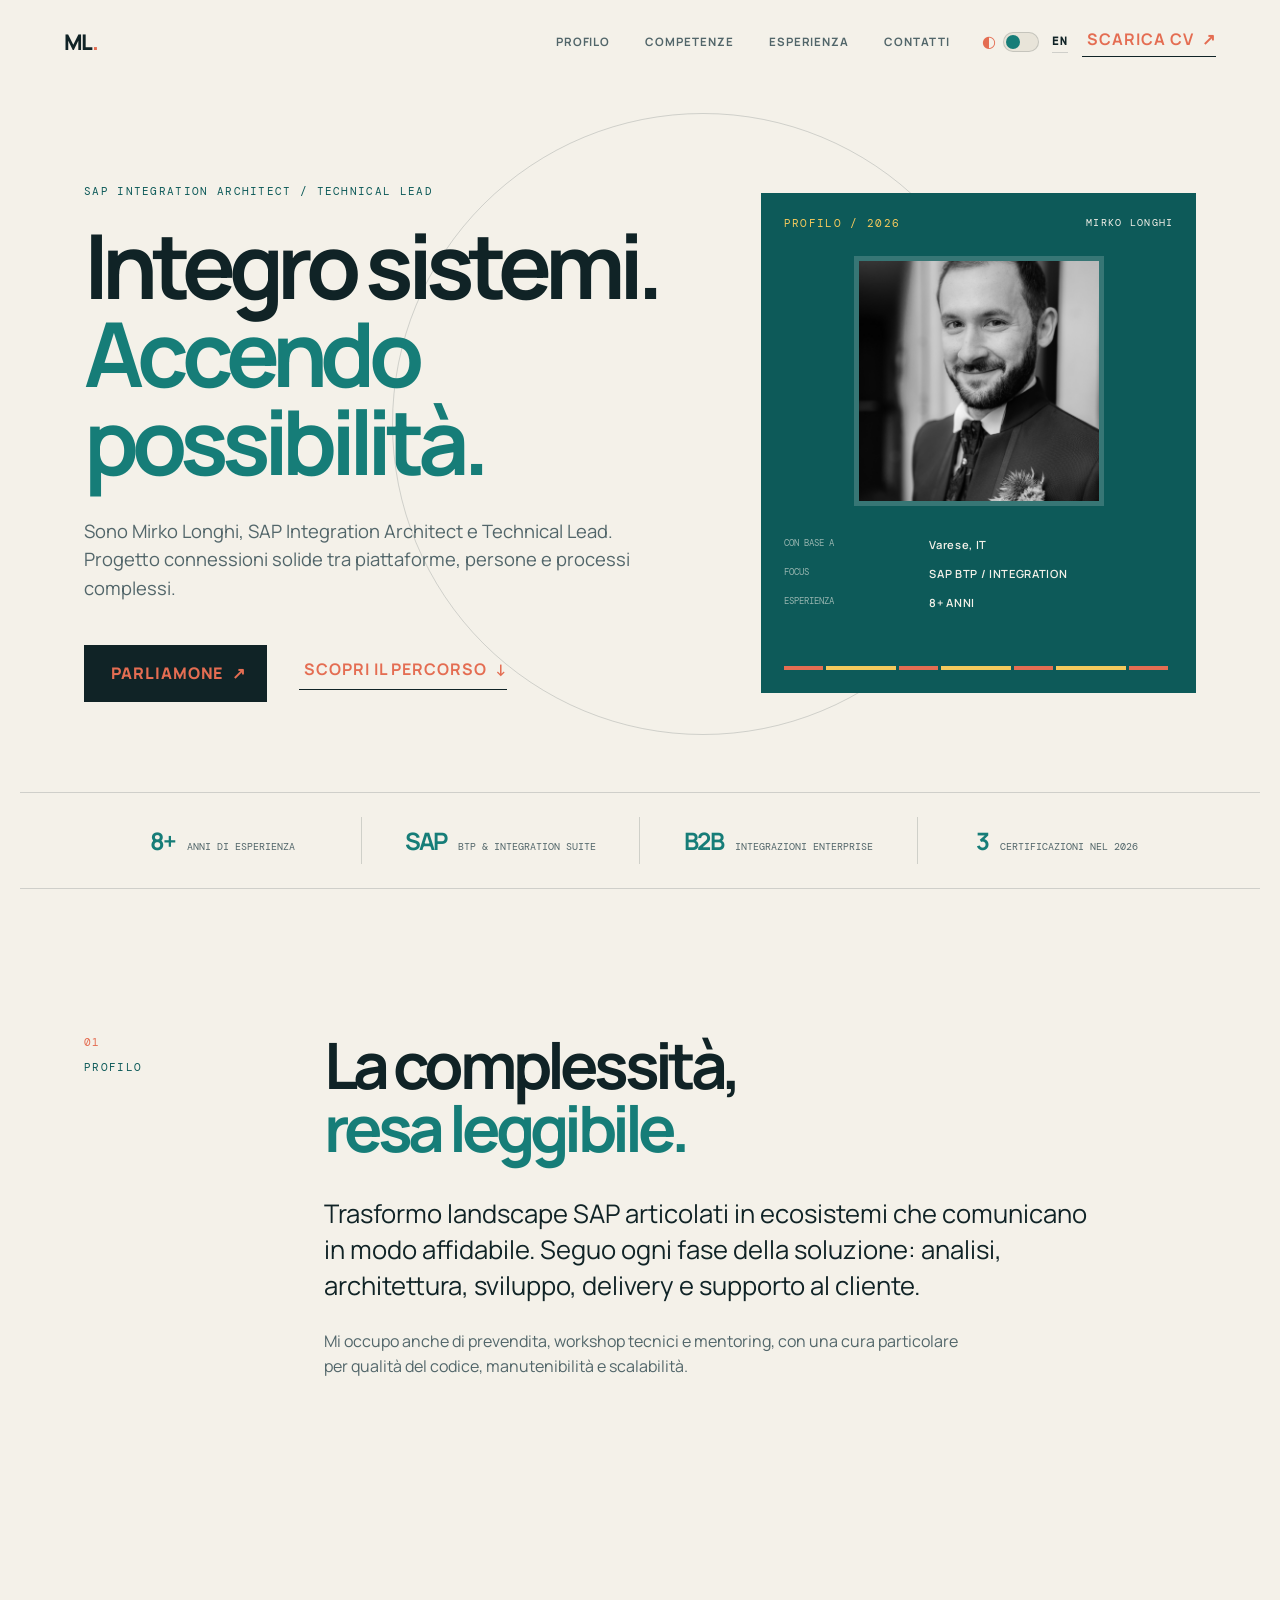
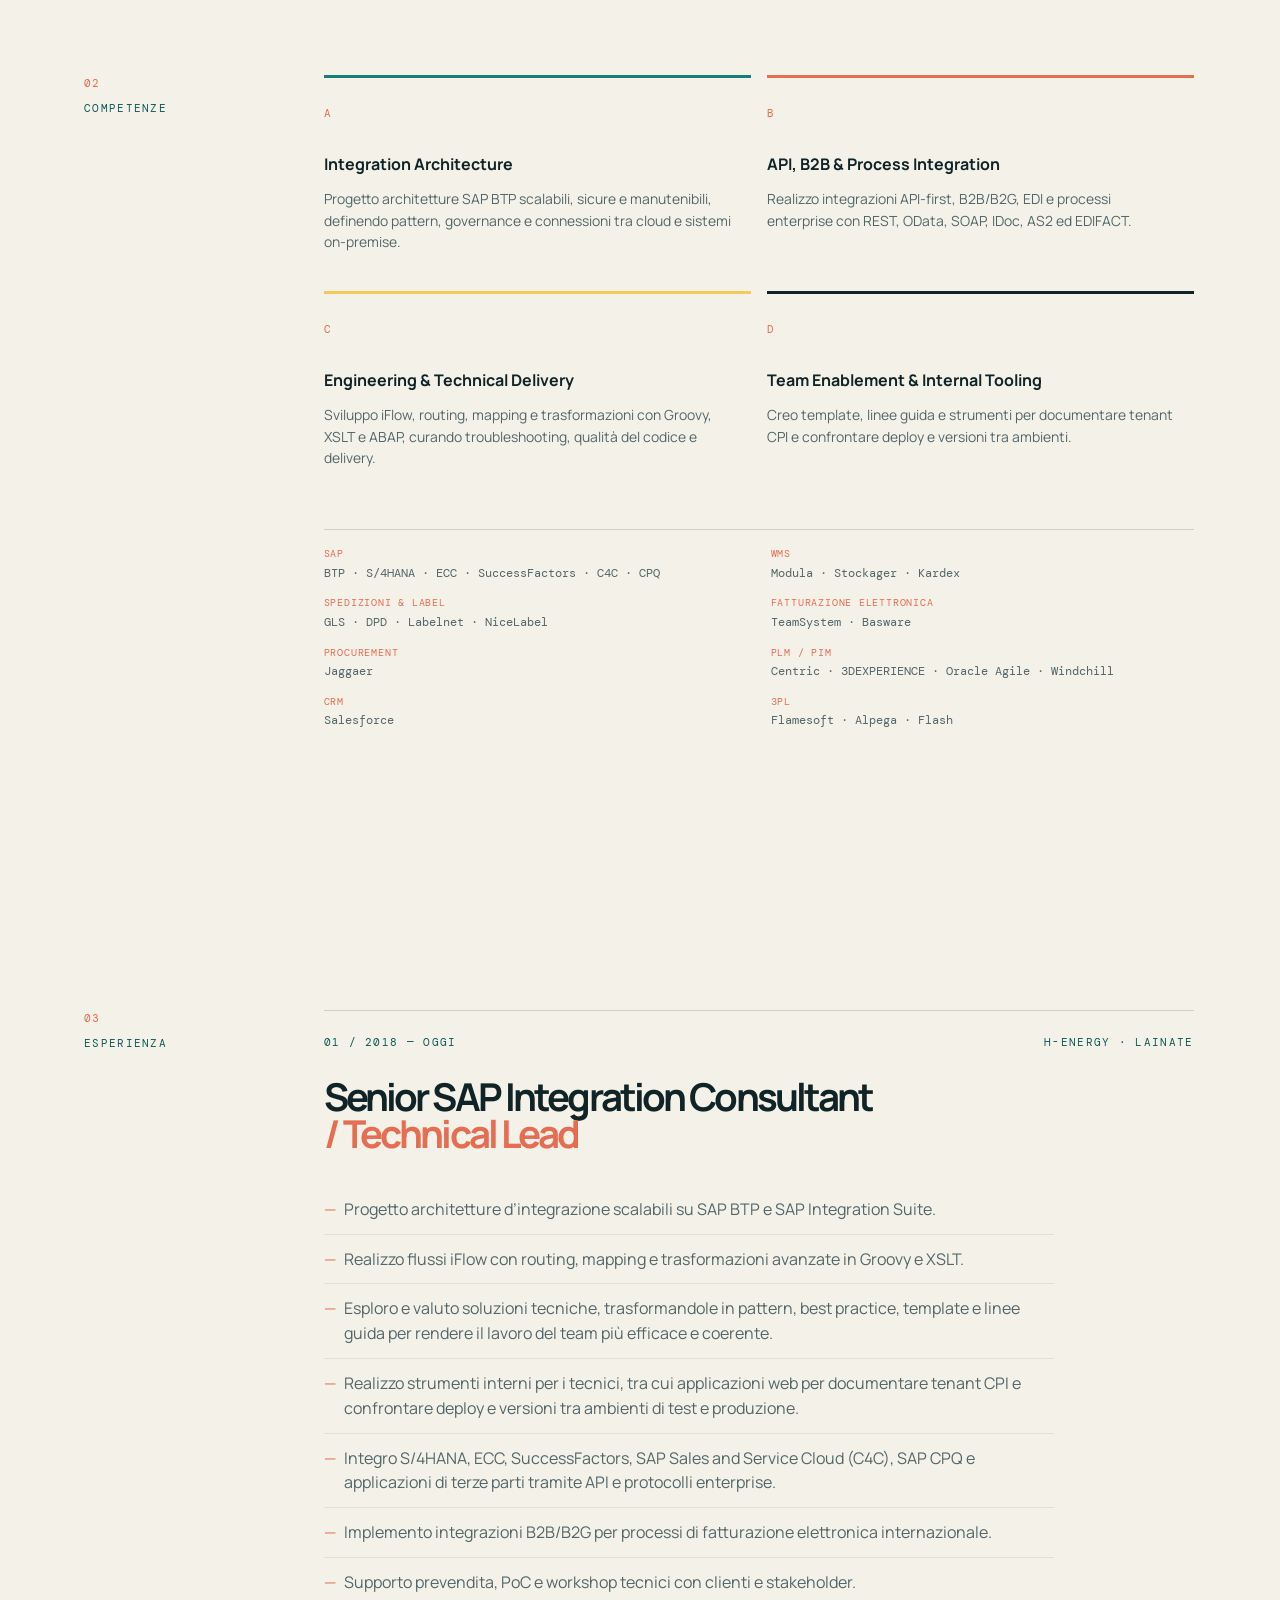
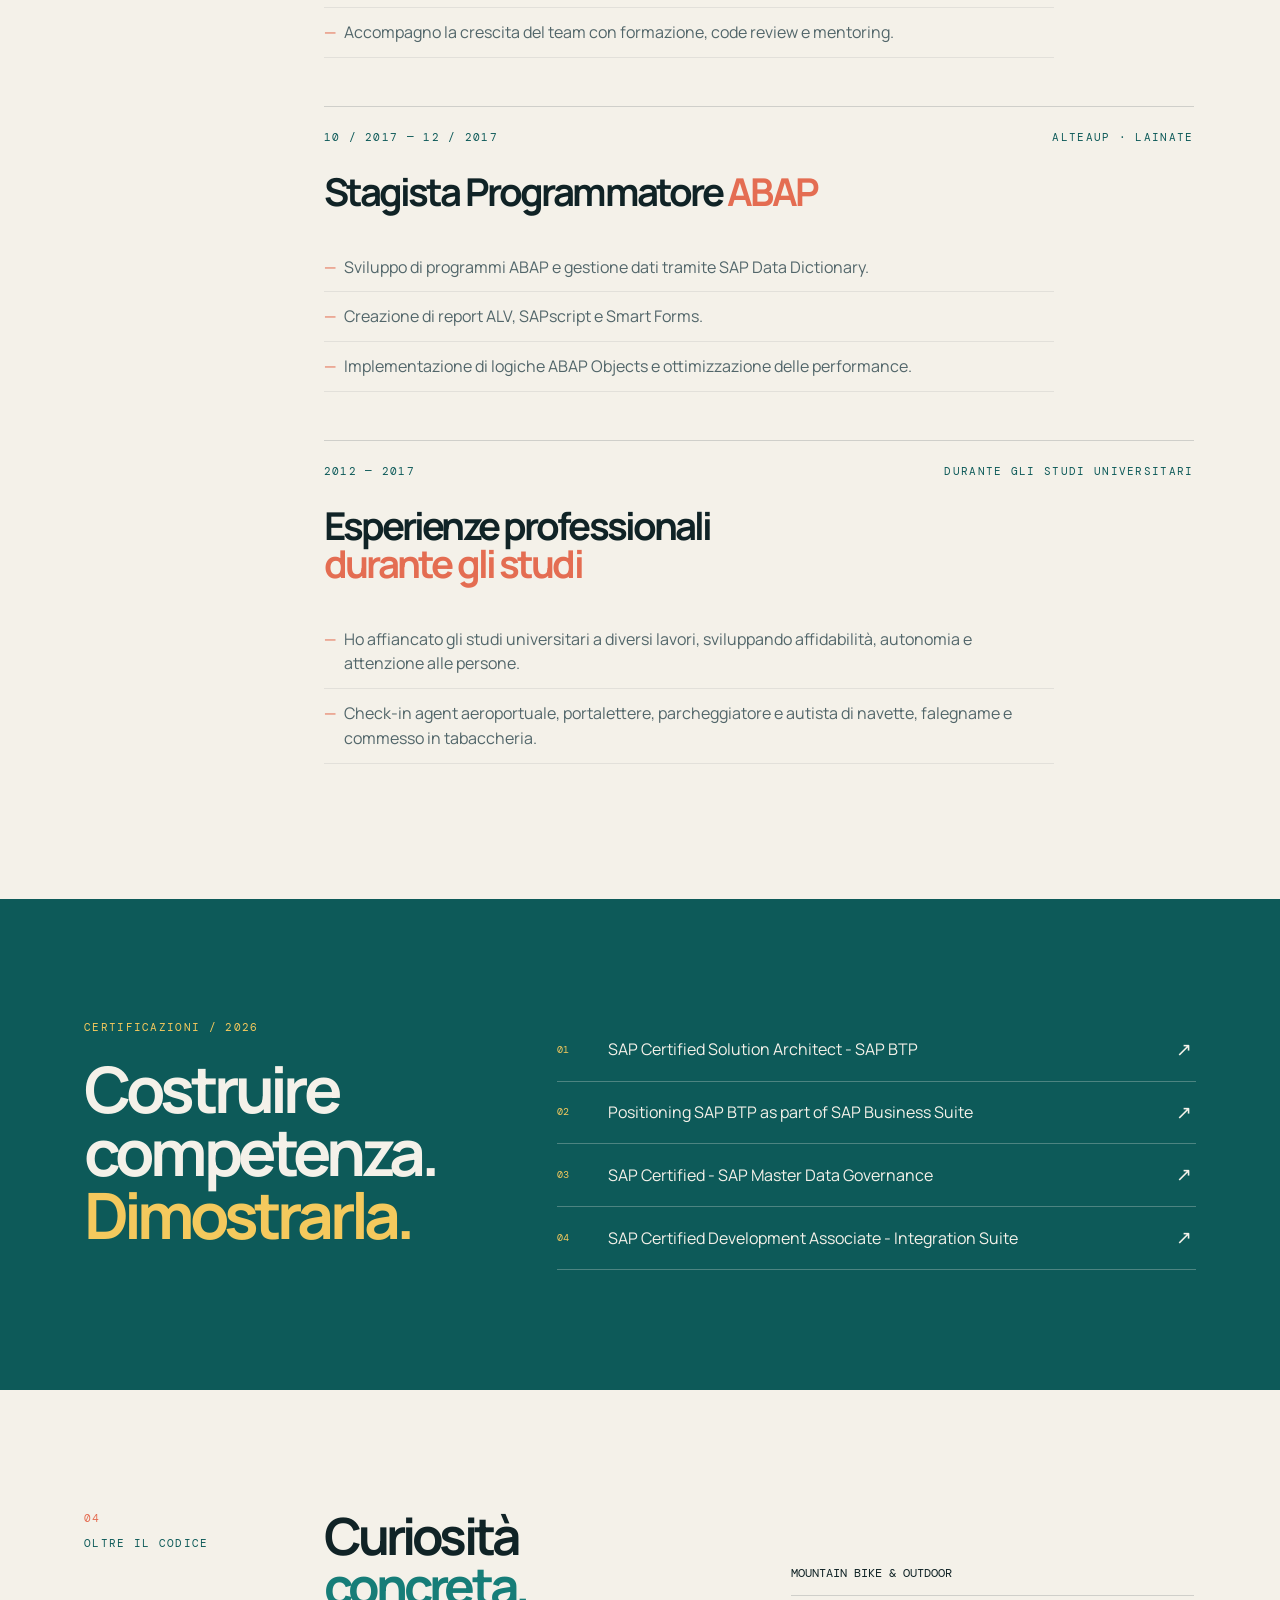
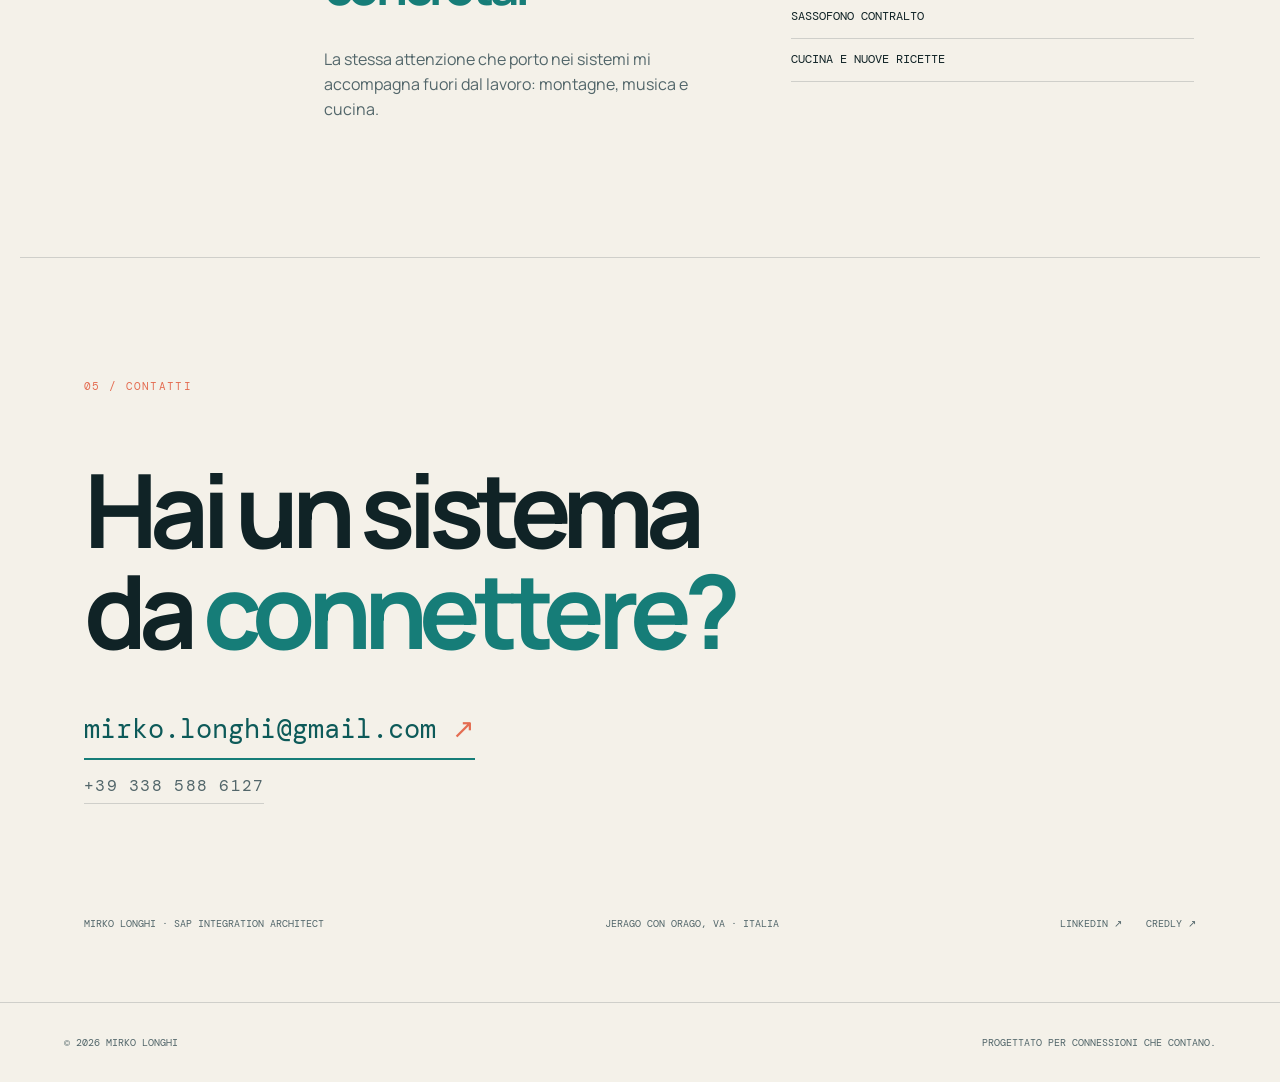
<file: index.html>
<!doctype html>
<html lang="it">
<head>
  <meta charset="UTF-8">
  <meta name="viewport" content="width=device-width, initial-scale=1.0">
  <meta name="description" content="Portfolio professionale di Mirko Longhi, SAP Integration Architect e Technical Lead." data-i18n-content="metaDescription">
  <title data-i18n="pageTitle">Mirko Longhi | SAP Integration Architect</title>
  <link rel="preconnect" href="https://fonts.googleapis.com">
  <link rel="preconnect" href="https://fonts.gstatic.com" crossorigin>
  <link href="https://fonts.googleapis.com/css2?family=DM+Mono:wght@400;500&family=Manrope:wght@400;500;600;700;800&display=swap" rel="stylesheet">
  <link rel="stylesheet" href="styles.css">
  <script defer src="script.js"></script>
</head>
<body>
  <header class="site-header">
    <a class="brand" href="#top" aria-label="Torna all'inizio" data-i18n-aria-label="homeAriaLabel">ML<span>.</span></a>
    <nav class="main-nav" aria-label="Navigazione principale" data-i18n-aria-label="navigationAriaLabel">
      <a href="#profilo" data-i18n="navProfile">Profilo</a>
      <a href="#competenze" data-i18n="navSkills">Competenze</a>
      <a href="#esperienza" data-i18n="navExperience">Esperienza</a>
      <a href="#contatti" data-i18n="navContact">Contatti</a>
    </nav>
    <div class="header-controls">
      <button class="theme-toggle" type="button" aria-label="Attiva tema scuro" data-theme-toggle data-i18n-aria-label="themeToggleAriaLabel"><span class="theme-toggle-icon" aria-hidden="true">◐</span><span class="theme-toggle-track" aria-hidden="true"><span></span></span></button>
      <button class="language-toggle" type="button" aria-label="Switch to English" data-language-toggle>EN</button>
      <a class="nav-cta" href="assets/mirko-longhi-cv.pdf" download><span data-i18n="downloadCv">Scarica CV</span> <span aria-hidden="true">↗</span></a>
    </div>
  </header>

  <main id="top">
    <section class="hero section-shell" aria-labelledby="hero-title">
      <div class="hero-copy reveal">
        <p class="eyebrow" data-i18n="role">SAP Integration Architect / Technical Lead</p>
        <h1 id="hero-title" data-i18n-html="heroTitle">Integro sistemi.<br><em>Accendo possibilità.</em></h1>
        <p class="hero-lead" data-i18n="heroLead">Sono Mirko Longhi, SAP Integration Architect e Technical Lead. Progetto connessioni solide tra piattaforme, persone e processi complessi.</p>
        <div class="hero-actions">
          <a class="button button-primary" href="#contatti"><span data-i18n="talk">Parliamone</span> <span aria-hidden="true">↗</span></a>
          <a class="text-link" href="#esperienza"><span data-i18n="discover">Scopri il percorso</span> <span aria-hidden="true">↓</span></a>
        </div>
      </div>

      <div class="hero-console reveal reveal-delay" aria-label="Profilo professionale sintetico" data-i18n-aria-label="profileAriaLabel">
        <div class="console-top"><span data-i18n="consoleProfile">PROFILO / 2026</span><span class="console-live">MIRKO LONGHI</span></div>
        <img class="profile-photo" src="assets/S-0083.jpg" alt="Ritratto di Mirko Longhi" data-i18n-alt="profilePhotoAlt">
        <div class="console-details">
          <p data-i18n="basedIn">CON BASE A</p><strong>Varese, IT</strong>
          <p>FOCUS</p><strong>SAP BTP / INTEGRATION</strong>
          <p data-i18n="experienceLabel">ESPERIENZA</p><strong data-i18n="experienceYears">8+ ANNI</strong>
        </div>
        <div class="console-line"><span></span><span></span><span></span><span></span><span></span><span></span><span></span></div>
      </div>
    </section>

    <section class="proof-strip section-shell reveal" aria-label="Punti di forza" data-i18n-aria-label="strengthsAriaLabel">
      <div><strong>8+</strong><span data-i18n="yearsExperience">anni di esperienza</span></div>
      <div><strong>SAP</strong><span>BTP & Integration Suite</span></div>
      <div><strong>B2B</strong><span data-i18n="enterpriseIntegrations">integrazioni enterprise</span></div>
      <div><strong>3</strong><span data-i18n="certifications2026">certificazioni nel 2026</span></div>
    </section>

    <section class="content-section section-shell two-column" id="profilo">
      <div class="section-label reveal"><span>01</span><span data-i18n="profile">Profilo</span></div>
      <div class="section-content reveal">
        <h2 data-i18n-html="profileTitle">La complessità,<br><em>resa leggibile.</em></h2>
        <p class="large-copy" data-i18n="profileLead">Trasformo landscape SAP articolati in ecosistemi che comunicano in modo affidabile. Seguo ogni fase della soluzione: analisi, architettura, sviluppo, delivery e supporto al cliente.</p>
        <p data-i18n="profileBody">Mi occupo anche di prevendita, workshop tecnici e mentoring, con una cura particolare per qualità del codice, manutenibilità e scalabilità.</p>
      </div>
    </section>

    <section class="content-section section-shell two-column" id="competenze">
      <div class="section-label reveal"><span>02</span><span data-i18n="skills">Competenze</span></div>
      <div class="section-content reveal">
        <div class="skill-grid">
          <article class="skill-card"><span class="skill-index">A</span><h3 data-i18n="integrationArchitecture">Integration Architecture</h3><p data-i18n="integrationArchitectureBody">Progetto architetture SAP BTP scalabili, sicure e manutenibili, definendo pattern, governance e connessioni tra cloud e sistemi on-premise.</p></article>
          <article class="skill-card"><span class="skill-index">B</span><h3 data-i18n="apiProcessIntegration">API, B2B & Process Integration</h3><p data-i18n="apiProcessIntegrationBody">Realizzo integrazioni API-first, B2B/B2G, EDI e processi enterprise con REST, OData, SOAP, IDoc, AS2 ed EDIFACT.</p></article>
          <article class="skill-card"><span class="skill-index">C</span><h3 data-i18n="engineeringDelivery">Engineering & Technical Delivery</h3><p data-i18n="engineeringDeliveryBody">Sviluppo iFlow, routing, mapping e trasformazioni con Groovy, XSLT e ABAP, curando troubleshooting, qualità del codice e delivery.</p></article>
          <article class="skill-card"><span class="skill-index">D</span><h3 data-i18n="teamEnablement">Team Enablement & Internal Tooling</h3><p data-i18n="teamEnablementBody">Creo template, linee guida e strumenti per documentare tenant CPI e confrontare deploy e versioni tra ambienti.</p></article>
        </div>
        <div class="ecosystem-grid" aria-label="Ecosistemi integrati" data-i18n-aria-label="ecosystemAriaLabel">
          <div><span data-i18n="ecosystemSapLabel">SAP</span><strong data-i18n="ecosystemSap">BTP · S/4HANA · ECC · SuccessFactors · C4C · CPQ</strong></div>
          <div><span data-i18n="ecosystemWmsLabel">WMS</span><strong data-i18n="ecosystemWms">Modula · Stockager · Kardex</strong></div>
          <div><span data-i18n="ecosystemLabelsLabel">Spedizioni & Label</span><strong data-i18n="ecosystemLabels">GLS · DPD · Labelnet · NiceLabel</strong></div>
          <div><span data-i18n="ecosystemEInvoicingLabel">Fatturazione elettronica</span><strong data-i18n="ecosystemEInvoicing">TeamSystem · Basware</strong></div>
          <div><span data-i18n="ecosystemProcurementLabel">Procurement</span><strong data-i18n="ecosystemProcurement">Jaggaer</strong></div>
          <div><span data-i18n="ecosystemPlmLabel">PLM / PIM</span><strong data-i18n="ecosystemPlm">Centric · 3DEXPERIENCE · Oracle Agile · Windchill</strong></div>
          <div><span data-i18n="ecosystemCrmLabel">CRM</span><strong data-i18n="ecosystemCrm">Salesforce</strong></div>
          <div><span data-i18n="ecosystem3plLabel">3PL</span><strong data-i18n="ecosystem3pl">Flamesoft · Alpega · Flash</strong></div>
        </div>
      </div>
    </section>

    <section class="content-section section-shell two-column" id="esperienza">
      <div class="section-label reveal"><span>03</span><span data-i18n="experience">Esperienza</span></div>
      <div class="section-content reveal">
        <article class="timeline-item current">
          <div class="timeline-meta"><span data-i18n="currentPeriod">01 / 2018 — OGGI</span><span>H-ENERGY · LAINATE</span></div>
          <h2>Senior SAP Integration Consultant<br><em>/ Technical Lead</em></h2>
          <ul class="experience-list">
            <li data-i18n="job1">Progetto architetture d’integrazione scalabili su SAP BTP e SAP Integration Suite.</li>
            <li data-i18n="job2">Realizzo flussi iFlow con routing, mapping e trasformazioni avanzate in Groovy e XSLT.</li>
            <li data-i18n="jobInnovation">Esploro e valuto soluzioni tecniche, trasformandole in pattern, best practice, template e linee guida per rendere il lavoro del team più efficace e coerente.</li>
            <li data-i18n="jobTools">Realizzo strumenti interni per i tecnici, tra cui applicazioni web per documentare tenant CPI e confrontare deploy e versioni tra ambienti di test e produzione.</li>
            <li data-i18n="job3">Integro S/4HANA, ECC, SuccessFactors, SAP Sales and Service Cloud (C4C), SAP CPQ e applicazioni di terze parti tramite API e protocolli enterprise.</li>
            <li data-i18n="job4">Implemento integrazioni B2B/B2G per processi di fatturazione elettronica internazionale.</li>
            <li data-i18n="job5">Supporto prevendita, PoC e workshop tecnici con clienti e stakeholder.</li>
            <li data-i18n="job6">Accompagno la crescita del team con formazione, code review e mentoring.</li>
          </ul>
        </article>
        <article class="timeline-item">
          <div class="timeline-meta"><span>10 / 2017 — 12 / 2017</span><span>ALTEAUP · LAINATE</span></div>
          <h2 data-i18n-html="internTitle">Stagista Programmatore <em>ABAP</em></h2>
          <ul class="experience-list">
            <li data-i18n="internJob1">Sviluppo di programmi ABAP e gestione dati tramite SAP Data Dictionary.</li>
            <li data-i18n="internJob2">Creazione di report ALV, SAPscript e Smart Forms.</li>
            <li data-i18n="internJob3">Implementazione di logiche ABAP Objects e ottimizzazione delle performance.</li>
          </ul>
        </article>
        <article class="timeline-item">
          <div class="timeline-meta"><span data-i18n="studentWorkPeriod">2012 — 2017</span><span data-i18n="studentWorkContext">DURANTE GLI STUDI UNIVERSITARI</span></div>
          <h2 data-i18n-html="studentWorkTitle">Esperienze professionali<br><em>durante gli studi</em></h2>
          <ul class="experience-list">
            <li data-i18n="studentWorkIntro">Ho affiancato gli studi universitari a diversi lavori, sviluppando affidabilità, autonomia e attenzione alle persone.</li>
            <li data-i18n="studentWorkRoles">Check-in agent aeroportuale, portalettere, parcheggiatore e autista di navette, falegname e commesso in tabaccheria.</li>
          </ul>
        </article>
      </div>
    </section>

    <section class="highlight-section">
      <div class="section-shell highlight-inner reveal">
        <div><p class="eyebrow" data-i18n="certificationsLabel">CERTIFICAZIONI / 2026</p><h2 data-i18n-html="certificationsTitle">Costruire competenza.<br><em>Dimostrarla.</em></h2></div>
        <div class="cert-list">
          <a href="https://www.credly.com/users/mirko-longhi" target="_blank" rel="noreferrer"><span>01</span> SAP Certified Solution Architect - SAP BTP <b>↗</b></a>
          <a href="https://www.credly.com/users/mirko-longhi" target="_blank" rel="noreferrer"><span>02</span> Positioning SAP BTP as part of SAP Business Suite <b>↗</b></a>
          <a href="https://www.credly.com/users/mirko-longhi" target="_blank" rel="noreferrer"><span>03</span> SAP Certified - SAP Master Data Governance <b>↗</b></a>
          <a href="https://www.credly.com/users/mirko-longhi" target="_blank" rel="noreferrer"><span>04</span> SAP Certified Development Associate - Integration Suite <b>↗</b></a>
        </div>
      </div>
    </section>

    <section class="content-section section-shell two-column compact-section">
      <div class="section-label reveal"><span>04</span><span data-i18n="beyondCode">Oltre il codice</span></div>
      <div class="section-content reveal split-details">
        <div><h2 data-i18n-html="beyondCodeTitle">Curiosità<br><em>concreta.</em></h2><p data-i18n="beyondCodeBody">La stessa attenzione che porto nei sistemi mi accompagna fuori dal lavoro: montagne, musica e cucina.</p></div>
        <div class="interest-list"><span data-i18n="interest1">Mountain bike & outdoor</span><span data-i18n="interest2">Sassofono contralto</span><span data-i18n="interest3">Cucina e nuove ricette</span></div>
      </div>
    </section>

    <section class="contact-section section-shell" id="contatti">
      <div class="contact-kicker reveal" data-i18n="contactLabel">05 / CONTATTI</div>
      <div class="contact-content reveal"><h2 data-i18n-html="contactTitle">Hai un sistema<br>da <em>connettere?</em></h2><div class="contact-links"><a class="email-link" href="mailto:mirko.longhi@gmail.com">mirko.longhi@gmail.com <span aria-hidden="true">↗</span></a><a class="phone-link" href="tel:+393385886127">+39 338 588 6127</a></div></div>
      <div class="contact-footer reveal"><span>Mirko Longhi · SAP Integration Architect</span><span data-i18n="location">Jerago con Orago, VA · Italia</span><div class="social-links"><a href="https://www.linkedin.com/in/mlonghi/" target="_blank" rel="noreferrer">LinkedIn ↗</a><a href="https://www.credly.com/users/mirko-longhi" target="_blank" rel="noreferrer">Credly ↗</a></div></div>
    </section>
  </main>

  <footer class="site-footer section-shell"><span>© <span id="year">2026</span> Mirko Longhi</span><span data-i18n="footerTagline">Progettato per connessioni che contano.</span></footer>
</body>
</html>
</file>
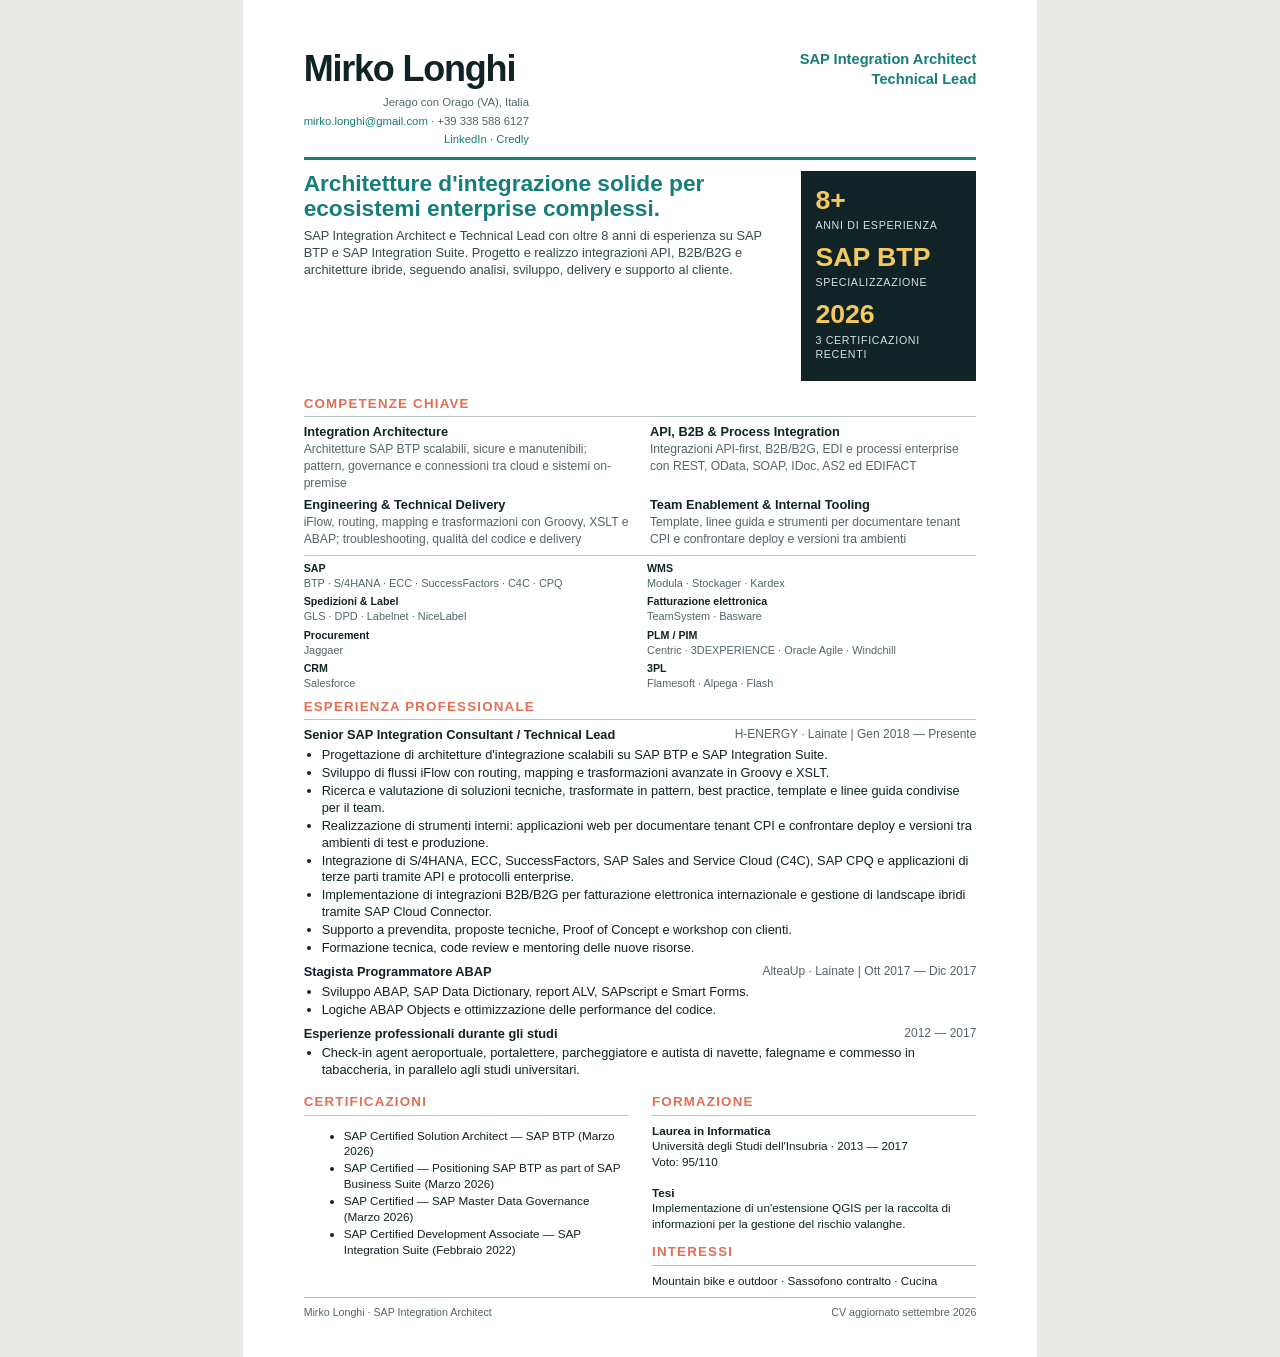
<file: cv-print.html>
<!doctype html>
<html lang="it">
  <head>
    <meta charset="utf-8" />
    <title>Mirko Longhi - CV</title>
    <style>
      @page {
        size: A4;
        margin: 0;
      }
      * {
        box-sizing: border-box;
      }
      body {
        margin: 0;
        background: #e9e9e5;
        color: #102326;
        font:
          9.6pt/1.32 Arial,
          sans-serif;
      }
      .page {
        background: #fff;
        width: 210mm;
        min-height: 297mm;
        margin: 0 auto;
        padding: 12mm 16mm 10mm;
      }
      .top {
        display: flex;
        justify-content: space-between;
        gap: 20px;
        border-bottom: 3px solid #167d78;
        padding-bottom: 8px;
      }
      .name {
        font-size: 27pt;
        font-weight: 700;
        letter-spacing: -1.2px;
      }
      .role {
        color: #167d78;
        font-size: 11pt;
        font-weight: 700;
        text-align: right;
        padding-top: 5px;
      }
      .contact {
        text-align: right;
        color: #52666a;
        font-size: 8.5pt;
        line-height: 1.65;
      }
      .contact a {
        color: #167d78;
        text-decoration: none;
      }
      .intro {
        display: grid;
        grid-template-columns: 1fr 175px;
        gap: 22px;
        padding: 11px 0 7px;
      }
      .intro h1 {
        font-size: 17pt;
        line-height: 1.1;
        margin: 0 0 7px;
        color: #167d78;
      }
      .intro p {
        margin: 0;
        color: #334b4e;
      }
      .stats {
        background: #102326;
        color: #fff;
        padding: 12px 14px;
      }
      .stats b {
        display: block;
        color: #f4c95d;
        font-size: 20pt;
      }
      .stats span {
        display: block;
        color: #d9e1de;
        font-size: 8pt;
        text-transform: uppercase;
        letter-spacing: 0.7px;
        margin-bottom: 8px;
      }
      .section {
        margin-top: 7px;
      }
      .section h2 {
        font-size: 10pt;
        letter-spacing: 1.2px;
        text-transform: uppercase;
        color: #e46d52;
        border-bottom: 1px solid #b9c5c2;
        padding-bottom: 4px;
        margin: 0 0 7px;
      }
      .section p {
        margin: 0 0 6px;
      }
      .skills {
        display: grid;
        grid-template-columns: 1fr 1fr;
        gap: 5px 20px;
      }
      .skill b {
        display: block;
        color: #102326;
      }
      .skill span {
        color: #52666a;
        font-size: 9.1pt;
      }
      .ecosystems {
        border-top: 1px solid #b9c5c2;
        margin: 7px 0 0;
        padding-top: 5px;
      }
      .ecosystems-grid {
        display: grid;
        gap: 4px 14px;
        grid-template-columns: 1fr 1fr;
      }
      .ecosystems-grid div {
        display: grid;
        gap: 1px;
      }
      .ecosystems b {
        color: #102326;
        font-size: 8pt;
      }
      .ecosystems span {
        color: #52666a;
        font-size: 8.2pt;
      }
      .job {
        margin-bottom: 7px;
      }
      .job-head {
        display: flex;
        justify-content: space-between;
        gap: 12px;
        font-weight: 700;
      }
      .job-head span {
        color: #52666a;
        font-weight: 400;
        font-size: 9pt;
        white-space: nowrap;
      }
      .job ul {
        margin: 3px 0 0;
        padding-left: 18px;
      }
      .job li {
        margin: 1px 0;
      }
      .columns {
        display: grid;
        grid-template-columns: 1fr 1fr;
        gap: 24px;
      }
      .certs,
      .education {
        font-size: 8.8pt;
      }
      .certs li {
        margin: 2px 0;
      }
      .footer {
        border-top: 1px solid #b9c5c2;
        margin-top: 9px;
        padding-top: 7px;
        color: #52666a;
        font-size: 8pt;
        display: flex;
        justify-content: space-between;
      }
      .print-footer {
        display: none;
      }
      @media print {
        body {
          background: #fff;
        }
        .page {
          margin: 0;
        }
        .columns {
          break-before: page;
          padding-top: 12mm;
        }
        .footer {
          display: none;
        }
        .print-footer {
          bottom: 4mm;
          color: #52666a;
          display: flex;
          font-size: 7.5pt;
          justify-content: space-between;
          left: 16mm;
          position: fixed;
          right: 16mm;
        }
        .print-footer::after {
          content: "Pagina " counter(page);
        }
        a {
          color: inherit;
        }
      }
    </style>
  </head>
  <body>
    <main class="page">
      <header class="top">
        <div>
          <div class="name">Mirko Longhi</div>
          <div class="contact">
            Jerago con Orago (VA), Italia<br /><a
              href="mailto:mirko.longhi@gmail.com"
              >mirko.longhi@gmail.com</a
            >
            · +39 338 588 6127<br /><a
              href="https://www.linkedin.com/in/mlonghi/"
              >LinkedIn</a
            >
            · <a href="https://www.credly.com/users/mirko-longhi">Credly</a>
          </div>
        </div>
        <div class="role">SAP Integration Architect<br />Technical Lead</div>
      </header>
      <section class="intro">
        <div>
          <h1>
            Architetture d'integrazione solide per ecosistemi enterprise
            complessi.
          </h1>
          <p>
            SAP Integration Architect e Technical Lead con oltre 8 anni di
            esperienza su SAP BTP e SAP Integration Suite. Progetto e realizzo
            integrazioni API, B2B/B2G e architetture ibride, seguendo analisi,
            sviluppo, delivery e supporto al cliente.
          </p>
        </div>
        <aside class="stats">
          <b>8+</b><span>anni di esperienza</span><b>SAP BTP</b
          ><span>specializzazione</span><b>2026</b
          ><span>3 certificazioni recenti</span>
        </aside>
      </section>
      <section class="section">
        <h2>Competenze chiave</h2>
        <div class="skills">
          <div class="skill">
            <b>Integration Architecture</b
            ><span
              >Architetture SAP BTP scalabili, sicure e manutenibili; pattern,
              governance e connessioni tra cloud e sistemi on-premise</span
            >
          </div>
          <div class="skill">
            <b>API, B2B &amp; Process Integration</b
            ><span
              >Integrazioni API-first, B2B/B2G, EDI e processi enterprise con
              REST, OData, SOAP, IDoc, AS2 ed EDIFACT</span
            >
          </div>
          <div class="skill">
            <b>Engineering &amp; Technical Delivery</b
            ><span
              >iFlow, routing, mapping e trasformazioni con Groovy, XSLT e
              ABAP; troubleshooting, qualità del codice e delivery</span
            >
          </div>
          <div class="skill">
            <b>Team Enablement &amp; Internal Tooling</b
            ><span
              >Template, linee guida e strumenti per documentare tenant CPI e
              confrontare deploy e versioni tra ambienti</span
            >
          </div>
        </div>
        <div class="ecosystems">
          <div class="ecosystems-grid">
            <div><b>SAP</b><span>BTP · S/4HANA · ECC · SuccessFactors · C4C · CPQ</span></div>
            <div><b>WMS</b><span>Modula · Stockager · Kardex</span></div>
            <div><b>Spedizioni &amp; Label</b><span>GLS · DPD · Labelnet · NiceLabel</span></div>
            <div><b>Fatturazione elettronica</b><span>TeamSystem · Basware</span></div>
            <div><b>Procurement</b><span>Jaggaer</span></div>
            <div><b>PLM / PIM</b><span>Centric · 3DEXPERIENCE · Oracle Agile · Windchill</span></div>
            <div><b>CRM</b><span>Salesforce</span></div>
            <div><b>3PL</b><span>Flamesoft · Alpega · Flash</span></div>
          </div>
        </div>
      </section>
      <section class="section">
        <h2>Esperienza professionale</h2>
        <article class="job">
          <div class="job-head">
            Senior SAP Integration Consultant / Technical Lead
            <span>H-ENERGY · Lainate | Gen 2018 — Presente</span>
          </div>
          <ul>
            <li>
              Progettazione di architetture d'integrazione scalabili su SAP BTP
              e SAP Integration Suite.
            </li>
            <li>
              Sviluppo di flussi iFlow con routing, mapping e trasformazioni
              avanzate in Groovy e XSLT.
            </li>
            <li>
              Ricerca e valutazione di soluzioni tecniche, trasformate in
              pattern, best practice, template e linee guida condivise per il
              team.
            </li>
            <li>
              Realizzazione di strumenti interni: applicazioni web per
              documentare tenant CPI e confrontare deploy e versioni tra
              ambienti di test e produzione.
            </li>
            <li>
              Integrazione di S/4HANA, ECC, SuccessFactors, SAP Sales and
              Service Cloud (C4C), SAP CPQ e applicazioni di terze parti
              tramite API e protocolli enterprise.
            </li>
            <li>
              Implementazione di integrazioni B2B/B2G per fatturazione
              elettronica internazionale e gestione di landscape ibridi tramite
              SAP Cloud Connector.
            </li>
            <li>
              Supporto a prevendita, proposte tecniche, Proof of Concept e
              workshop con clienti.
            </li>
            <li>
              Formazione tecnica, code review e mentoring delle nuove risorse.
            </li>
          </ul>
        </article>
        <article class="job">
          <div class="job-head">
            Stagista Programmatore ABAP
            <span>AlteaUp · Lainate | Ott 2017 — Dic 2017</span>
          </div>
          <ul>
            <li>
              Sviluppo ABAP, SAP Data Dictionary, report ALV, SAPscript e Smart
              Forms.
            </li>
            <li>
              Logiche ABAP Objects e ottimizzazione delle performance del
              codice.
            </li>
          </ul>
        </article>
        <article class="job">
          <div class="job-head">
            Esperienze professionali durante gli studi
            <span>2012 — 2017</span>
          </div>
          <ul>
            <li>
              Check-in agent aeroportuale, portalettere, parcheggiatore e
              autista di navette, falegname e commesso in tabaccheria, in
              parallelo agli studi universitari.
            </li>
          </ul>
        </article>
      </section>
      <div class="columns">
        <section class="section">
          <h2>Certificazioni</h2>
          <ul class="certs">
            <li>SAP Certified Solution Architect — SAP BTP (Marzo 2026)</li>
            <li>
              SAP Certified — Positioning SAP BTP as part of SAP Business Suite
              (Marzo 2026)
            </li>
            <li>SAP Certified — SAP Master Data Governance (Marzo 2026)</li>
            <li>
              SAP Certified Development Associate — SAP Integration Suite
              (Febbraio 2022)
            </li>
          </ul>
        </section>
        <section class="section">
          <h2>Formazione</h2>
          <div class="education">
            <b>Laurea in Informatica</b><br />Università degli Studi
            dell'Insubria · 2013 — 2017<br />Voto: 95/110<br /><br /><b>Tesi</b
            ><br />Implementazione di un'estensione QGIS per la raccolta di
            informazioni per la gestione del rischio valanghe.
          </div>
          <h2 style="margin-top: 12px">Interessi</h2>
          <div class="education">
            Mountain bike e outdoor · Sassofono contralto · Cucina
          </div>
        </section>
      </div>
      <footer class="footer">
        <span>Mirko Longhi · SAP Integration Architect</span
        ><span>CV aggiornato settembre 2026</span>
      </footer>
    </main>
    <div class="print-footer"><span>Mirko Longhi · SAP Integration Architect</span></div>
  </body>
</html>
</file>
<file: styles.css>
:root {
  --ink: #102326;
  --muted: #52666a;
  --paper: #f4f1e9;
  --paper-deep: #e8e4d9;
  --teal: #167d78;
  --teal-dark: #0d5a59;
  --coral: #e46d52;
  --yellow: #f4c95d;
  --line: rgba(16, 35, 38, .16);
  --display: "Manrope", sans-serif;
  --mono: "DM Mono", monospace;
  color-scheme: light;
}

:root[data-theme="dark"] {
  --ink: #e8f0ed;
  --muted: #afc1bd;
  --paper: #102326;
  --paper-deep: #183337;
  --teal: #75d2c7;
  --teal-dark: #0a4d4b;
  --coral: #ff947f;
  --yellow: #f6d77d;
  --line: rgba(232, 240, 237, .18);
  color-scheme: dark;
}

* { box-sizing: border-box; }
html { scroll-behavior: smooth; }
body { margin: 0; background: var(--paper); color: var(--ink); font-family: var(--display); line-height: 1.55; transition: background .25s ease, color .25s ease; }
a { color: inherit; text-decoration: none; }
.site-header { align-items: center; display: flex; justify-content: space-between; margin: auto; max-width: 1360px; padding: 25px 5vw; }
.brand { font-size: 1.35rem; font-weight: 800; letter-spacing: -.08em; }
.brand span { color: var(--coral); }
.main-nav { display: flex; gap: 2.2rem; margin-left: auto; margin-right: 2rem; }
.main-nav a, .nav-cta, .text-link { font-size: .72rem; font-weight: 700; letter-spacing: .08em; text-transform: uppercase; }
.main-nav a { color: var(--muted); transition: color .2s ease; }
.main-nav a:hover { color: var(--teal); }
.nav-cta { border-bottom: 1px solid var(--ink); padding-bottom: 4px; }
.nav-cta span, .button span { color: var(--coral); font-size: 1rem; margin-left: .35rem; }
.header-controls { align-items: center; display: flex; gap: .85rem; }
.theme-toggle, .language-toggle { background: transparent; border: 0; color: var(--ink); cursor: pointer; font-family: var(--mono); }
.theme-toggle { align-items: center; display: flex; gap: .45rem; padding: .25rem 0; }
.theme-toggle-icon { color: var(--coral); font-size: 1rem; line-height: 1; }
.theme-toggle-track { background: var(--paper-deep); border: 1px solid var(--line); border-radius: 999px; display: block; height: 20px; padding: 2px; transition: background .25s ease; width: 36px; }
.theme-toggle-track span { background: var(--teal); border-radius: 50%; display: block; height: 14px; transition: transform .25s ease; width: 14px; }
:root[data-theme="dark"] .theme-toggle-track span { transform: translateX(14px); }
.language-toggle { border-bottom: 1px solid var(--line); font-size: .68rem; font-weight: 700; letter-spacing: .08em; padding: .25rem 0; }
.theme-toggle:hover, .language-toggle:hover { color: var(--teal); }
.section-shell { margin: auto; max-width: 1240px; padding-left: 5vw; padding-right: 5vw; }
.hero { align-items: center; display: grid; gap: 7vw; grid-template-columns: minmax(0, 1.2fr) minmax(300px, .8fr); min-height: 650px; padding-bottom: 90px; padding-top: 100px; position: relative; }
.hero::before { border: 1px solid var(--line); border-radius: 50%; content: ""; height: 620px; left: 30%; pointer-events: none; position: absolute; top: 30px; width: 620px; z-index: -1; }
.eyebrow, .console-top, .section-label, .timeline-meta, .contact-kicker { color: var(--teal-dark); font-family: var(--mono); font-size: .68rem; letter-spacing: .12em; text-transform: uppercase; }
.eyebrow { align-items: center; display: flex; }
h1, h2, h3, p { margin-top: 0; }
h1, h2 { letter-spacing: -.075em; line-height: .98; }
h1 { font-size: clamp(3.4rem, 7vw, 7.4rem); font-weight: 700; margin: 1.3rem 0 2rem; max-width: 820px; }
h1 em, h2 em { color: var(--teal); font-style: normal; }
.hero-lead { color: var(--muted); font-size: 1.15rem; max-width: 580px; }
.hero-actions { align-items: center; display: flex; gap: 2rem; margin-top: 2.7rem; }
.button { display: inline-block; font-size: .72rem; font-weight: 800; letter-spacing: .08em; padding: 1rem 1.35rem; text-transform: uppercase; }
.button-primary { background: var(--ink); color: var(--paper); transition: background .2s ease, transform .2s ease; }
.button-primary:hover { background: var(--teal); transform: translateY(-2px); }
.text-link { border-bottom: 1px solid var(--ink); padding-bottom: .45rem; }
.text-link span { color: var(--coral); font-size: 1rem; margin-left: .3rem; }
.hero-console { background: var(--teal-dark); color: var(--paper); min-height: 350px; padding: 1.4rem; position: relative; transform: rotate(2deg); }
.console-top { color: var(--yellow); display: flex; justify-content: space-between; }
.console-live { color: var(--paper); font-size: .62rem; }
.profile-photo { aspect-ratio: 1; border: 5px solid rgba(244, 241, 233, .18); display: block; filter: grayscale(100%); height: auto; margin: 1.5rem auto 1.2rem; max-width: 220px; object-fit: cover; object-position: center 28%; width: 72%; }
.console-monogram { border-bottom: 1px solid rgba(244, 241, 233, .3); color: var(--yellow); font-size: clamp(5rem, 10vw, 8rem); font-weight: 800; letter-spacing: -.13em; line-height: 1; margin: 3.8rem 0 2rem; padding-bottom: 1rem; }
.console-details { display: grid; gap: .1rem; grid-template-columns: 1fr 1.7fr; }
.console-details p { color: rgba(244, 241, 233, .6); font-family: var(--mono); font-size: .58rem; margin: .65rem 0 0; }
.console-details strong { font-size: .7rem; font-weight: 600; letter-spacing: .06em; margin-top: .65rem; }
.console-line { bottom: 1.4rem; display: flex; gap: 3px; left: 1.4rem; position: absolute; right: 1.4rem; }
.console-line span { background: var(--coral); height: 4px; width: 10%; }
.console-line span:nth-child(2n) { background: var(--yellow); width: 18%; }
.proof-strip { border-bottom: 1px solid var(--line); border-top: 1px solid var(--line); display: grid; grid-template-columns: repeat(4, 1fr); padding-bottom: 1.5rem; padding-top: 1.5rem; }
.proof-strip div { align-items: baseline; border-right: 1px solid var(--line); display: flex; gap: .75rem; justify-content: center; padding: .3rem 1rem; }
.proof-strip div:last-child { border-right: 0; }
.proof-strip strong { color: var(--teal); font-size: 1.5rem; letter-spacing: -.08em; }
.proof-strip span { color: var(--muted); font-family: var(--mono); font-size: .61rem; text-transform: uppercase; }
.content-section { display: grid; gap: 7vw; grid-template-columns: 150px minmax(0, 1fr); padding-bottom: 135px; padding-top: 145px; }
.section-label { display: flex; flex-direction: column; gap: .5rem; }
.section-label span:first-child { color: var(--coral); }
.section-content { max-width: 870px; }
h2 { font-size: clamp(2.5rem, 5vw, 5rem); font-weight: 700; margin-bottom: 2.3rem; }
.large-copy { color: var(--ink); font-size: clamp(1.25rem, 2vw, 1.7rem); line-height: 1.4; max-width: 780px; }
.section-content > p:not(.large-copy) { color: var(--muted); max-width: 650px; }
.skill-grid { display: grid; gap: 1rem; grid-template-columns: repeat(2, 1fr); }
.skill-card { border-top: 3px solid var(--teal); min-height: 200px; padding: 1.3rem 1.2rem 1rem 0; }
.skill-card:nth-child(2) { border-color: var(--coral); }
.skill-card:nth-child(3) { border-color: var(--yellow); }
.skill-card:nth-child(4) { border-color: var(--ink); }
.skill-index { color: var(--coral); font-family: var(--mono); font-size: .68rem; }
.skill-card h3 { font-size: 1rem; margin: 1.8rem 0 .7rem; }
.skill-card p { color: var(--muted); font-size: .87rem; margin: 0; }
.ecosystem-grid { border-top: 1px solid var(--line); display: grid; gap: .8rem 1.5rem; grid-template-columns: repeat(2, minmax(0, 1fr)); margin-top: 2.4rem; padding-top: 1rem; }
.ecosystem-grid div { display: grid; gap: .2rem; }
.ecosystem-grid span { color: var(--coral); font-family: var(--mono); font-size: .62rem; letter-spacing: .08em; text-transform: uppercase; }
.ecosystem-grid strong { color: var(--muted); font-family: var(--mono); font-size: .72rem; font-weight: 400; }
.timeline-item { border-top: 1px solid var(--line); padding: 1.4rem 0 3rem; }
.timeline-item:last-child { padding-bottom: 0; }
.timeline-meta { display: flex; justify-content: space-between; }
.timeline-item h2 { font-size: clamp(1.8rem, 3vw, 3.2rem); margin: 1.7rem 0 2rem; }
.timeline-item h2 em { color: var(--coral); }
.experience-list { color: var(--muted); list-style: none; margin: 0; max-width: 730px; padding: 0; }
.experience-list li { border-bottom: 1px solid rgba(16, 35, 38, .08); padding: .75rem 0 .75rem 1.3rem; position: relative; }
.experience-list li::before { color: var(--coral); content: "—"; left: 0; position: absolute; }
.highlight-section { background: var(--teal-dark); color: var(--paper); padding: 120px 0; }
.highlight-inner { display: grid; gap: 7vw; grid-template-columns: .75fr 1.25fr; }
.highlight-section .eyebrow { color: var(--yellow); }
.highlight-section h2 { font-size: clamp(2.5rem, 5vw, 5rem); margin: 1.4rem 0 0; }
.highlight-section h2 em { color: var(--yellow); }
.cert-list { align-self: end; }
.cert-list a { align-items: center; border-bottom: 1px solid rgba(244, 241, 233, .28); display: grid; gap: 1rem; grid-template-columns: 35px 1fr 20px; padding: 1rem 0; transition: color .2s ease, padding .2s ease; }
.cert-list a:hover { color: var(--yellow); padding-left: .4rem; }
.cert-list span { color: var(--yellow); font-family: var(--mono); font-size: .65rem; }
.cert-list b { font-size: 1.2rem; font-weight: 400; }
.compact-section { padding-bottom: 120px; padding-top: 120px; }
.split-details { display: grid; gap: 4rem; grid-template-columns: 1fr 1fr; }
.split-details h2 { font-size: clamp(2.5rem, 4vw, 4rem); }
.split-details p { color: var(--muted); }
.interest-list { align-self: center; display: flex; flex-direction: column; gap: .75rem; }
.interest-list span { border-bottom: 1px solid var(--line); font-family: var(--mono); font-size: .72rem; padding-bottom: .75rem; text-transform: uppercase; }
.contact-section { border-top: 1px solid var(--line); padding-bottom: 70px; padding-top: 120px; }
.contact-kicker { color: var(--coral); }
.contact-content { padding: 4rem 0 7rem; }
.contact-content h2 { font-size: clamp(3.4rem, 8vw, 8rem); margin-bottom: 3rem; }
.contact-links { align-items: flex-start; display: flex; flex-direction: column; gap: .9rem; }
.email-link { border-bottom: 2px solid var(--teal); color: var(--teal-dark); font-family: var(--mono); font-size: clamp(1rem, 2.2vw, 1.7rem); padding-bottom: .5rem; }
.email-link span { color: var(--coral); }
.phone-link { border-bottom: 1px solid var(--line); color: var(--muted); font-family: var(--mono); font-size: clamp(.85rem, 1.3vw, 1rem); letter-spacing: .08em; padding-bottom: .25rem; }
.phone-link:hover { color: var(--teal); }
.contact-footer, .site-footer { color: var(--muted); display: flex; font-family: var(--mono); font-size: .62rem; justify-content: space-between; text-transform: uppercase; }
.social-links { display: flex; gap: 1.5rem; }
.social-links a:hover { color: var(--teal); }
.site-footer { border-top: 1px solid var(--line); max-width: none; padding-bottom: 2rem; padding-top: 2rem; }
.reveal { opacity: 0; transform: translateY(18px); transition: opacity .75s ease, transform .75s ease; }
.reveal.is-visible { opacity: 1; transform: translateY(0); }
.reveal-delay { transition-delay: .16s; }
@media (max-width: 800px) {
  .site-header { padding-top: 20px; }
  .main-nav { display: none; }
  .hero { gap: 4rem; grid-template-columns: 1fr; min-height: auto; padding-bottom: 80px; padding-top: 70px; }
  .hero::before { height: 360px; left: -100px; top: 0; width: 360px; }
  .hero-console { margin: 0 1rem; max-width: 430px; width: calc(100% - 1rem); }
  .proof-strip { grid-template-columns: repeat(2, 1fr); }
  .proof-strip div:nth-child(2) { border-right: 0; }
  .content-section { display: block; padding-bottom: 90px; padding-top: 90px; }
  .section-label { flex-direction: row; margin-bottom: 2.2rem; }
  .skill-grid, .highlight-inner, .split-details, .ecosystem-grid { grid-template-columns: 1fr; }
  .highlight-section { padding: 85px 0; }
  .contact-footer { align-items: flex-start; flex-direction: column; gap: 1rem; }
}

@media (min-width: 801px) {
  .hero { grid-template-columns: minmax(0, 1.15fr) minmax(380px, .85fr); }
  .hero-console { min-height: 500px; }
  .profile-photo { max-width: 250px; }
}

@media (max-width: 480px) {
  .section-shell { padding-left: 1.25rem; padding-right: 1.25rem; }
  .site-header { padding-left: 1.25rem; padding-right: 1.25rem; }
  .nav-cta { font-size: .6rem; }
  .header-controls { gap: .55rem; }
  .theme-toggle { gap: .25rem; }
  .theme-toggle-icon { font-size: .85rem; }
  h1 { font-size: 3.35rem; }
  .hero-actions { align-items: flex-start; flex-direction: column; gap: 1.5rem; }
  .proof-strip div { align-items: flex-start; flex-direction: column; gap: .1rem; justify-content: flex-start; padding: .4rem .6rem; }
  .timeline-meta { flex-direction: column; gap: .3rem; }
  .contact-content { padding-bottom: 5rem; }
  .social-links { flex-wrap: wrap; }
}
@media (prefers-reduced-motion: reduce) {
  html { scroll-behavior: auto; }
  .reveal { opacity: 1; transform: none; transition: none; }
}

@media print {
  @page { margin: 12mm; size: A4; }
  body { background: #fff; color: #102326; font-size: 10pt; }
  .site-header { padding: 0 0 12mm; }
  .main-nav, .header-controls, .hero-actions { display: none; }
  .section-shell { max-width: none; padding-left: 0; padding-right: 0; }
  .hero { display: grid; gap: 12mm; grid-template-columns: 1.25fr .75fr; min-height: 0; padding: 8mm 0 12mm; }
  .hero::before { display: none; }
  h1 { font-size: 37pt; margin: 5mm 0; }
  h2 { font-size: 25pt; margin-bottom: 8mm; }
  .hero-lead { font-size: 11pt; }
  .hero-console { min-height: 0; padding: 6mm; transform: none; }
  .profile-photo { margin-top: 4mm; }
  .console-monogram { font-size: 54pt; margin: 15mm 0 8mm; }
  .proof-strip { padding: 4mm 0; }
  .content-section { break-inside: avoid; display: grid; gap: 12mm; grid-template-columns: 28mm 1fr; padding: 12mm 0; }
  .section-label { font-size: 7pt; }
  .large-copy { font-size: 13pt; }
  .skill-grid { gap: 4mm; }
  .skill-card { min-height: 0; padding: 4mm 3mm 2mm 0; }
  .skill-card h3 { margin: 4mm 0 2mm; }
  .timeline-item { break-inside: avoid; padding: 4mm 0 8mm; }
  .timeline-item h2 { font-size: 18pt; margin: 5mm 0; }
  .experience-list li { padding: 2mm 0 2mm 5mm; }
  .highlight-section { break-inside: avoid; padding: 12mm 0; }
  .highlight-inner { gap: 12mm; }
  .highlight-section h2 { font-size: 25pt; }
  .cert-list a { padding: 3mm 0; }
  .compact-section { padding: 12mm 0; }
  .contact-section { break-inside: avoid; padding: 12mm 0 6mm; }
  .contact-content { padding: 8mm 0 12mm; }
  .contact-content h2 { font-size: 32pt; margin-bottom: 8mm; }
  .site-footer { padding-top: 5mm; }
  .reveal { opacity: 1; transform: none; transition: none; }
  a { color: inherit; }
}
</file>
